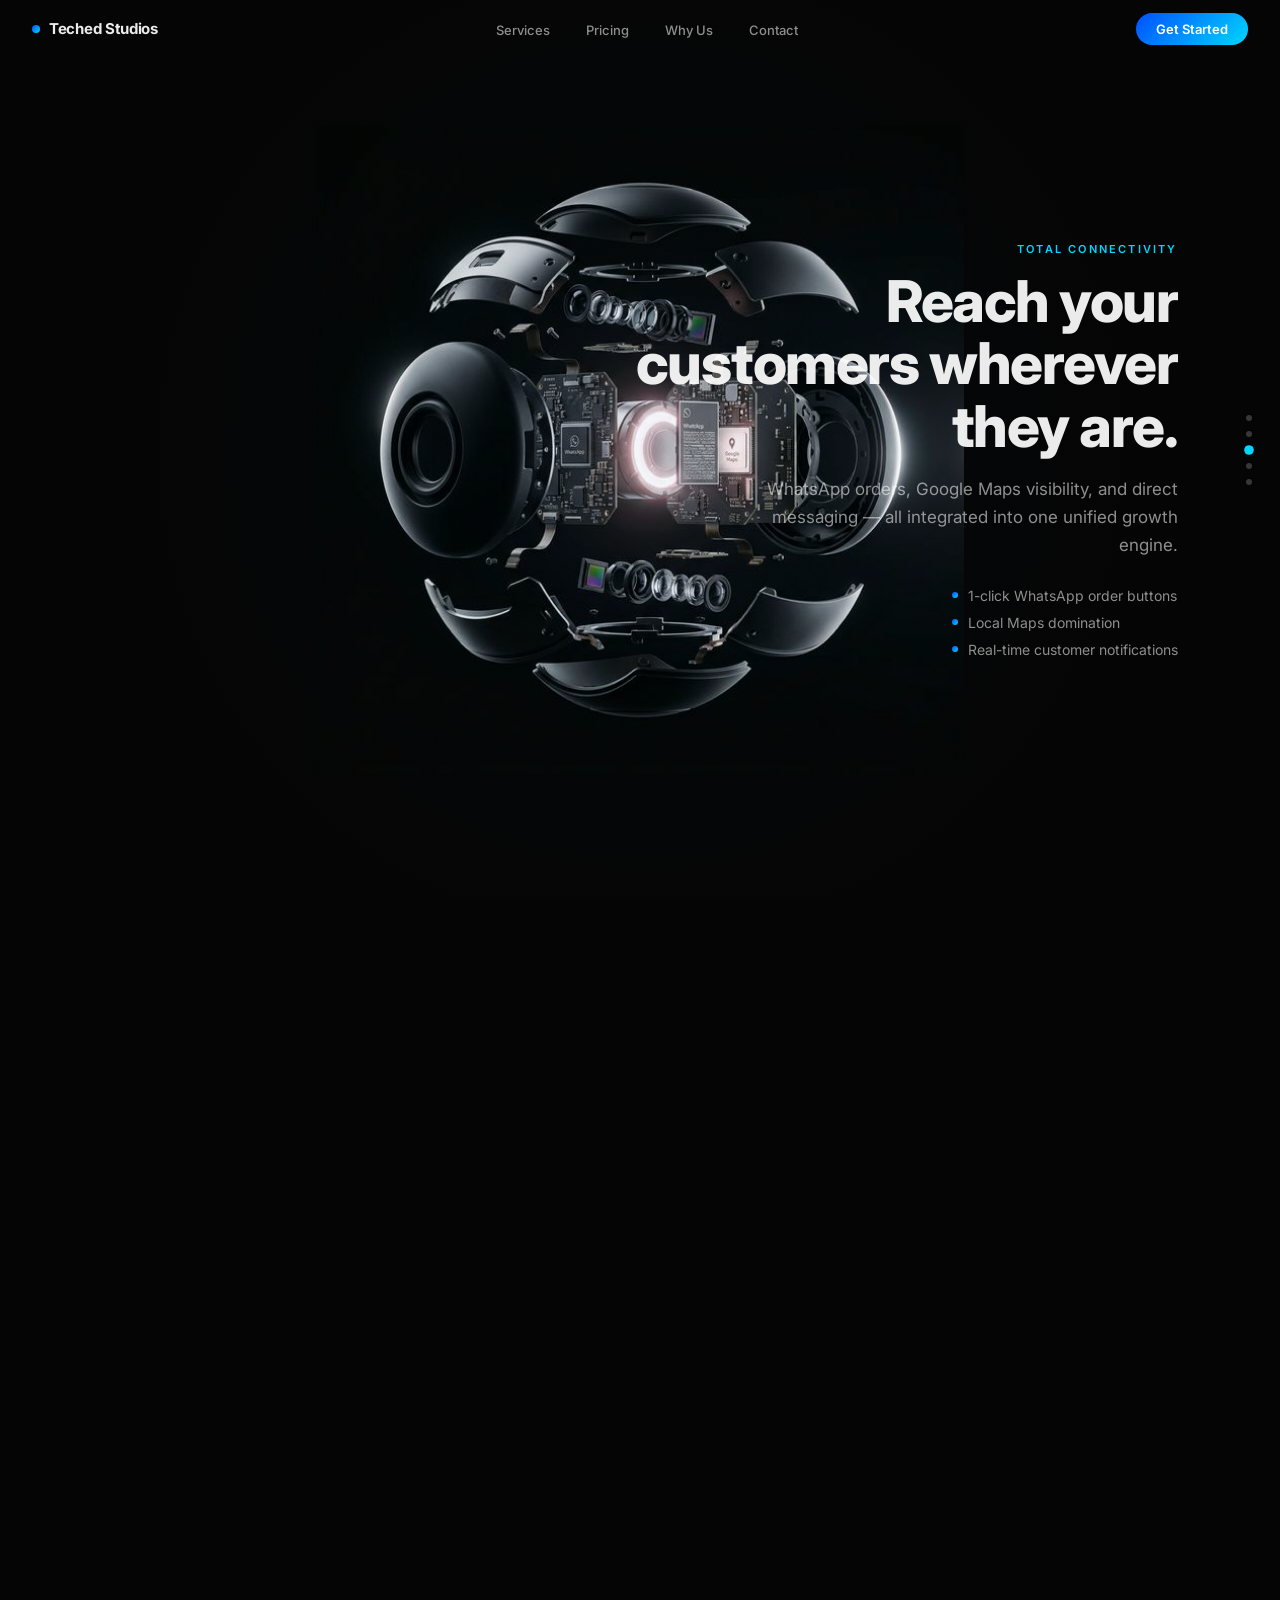
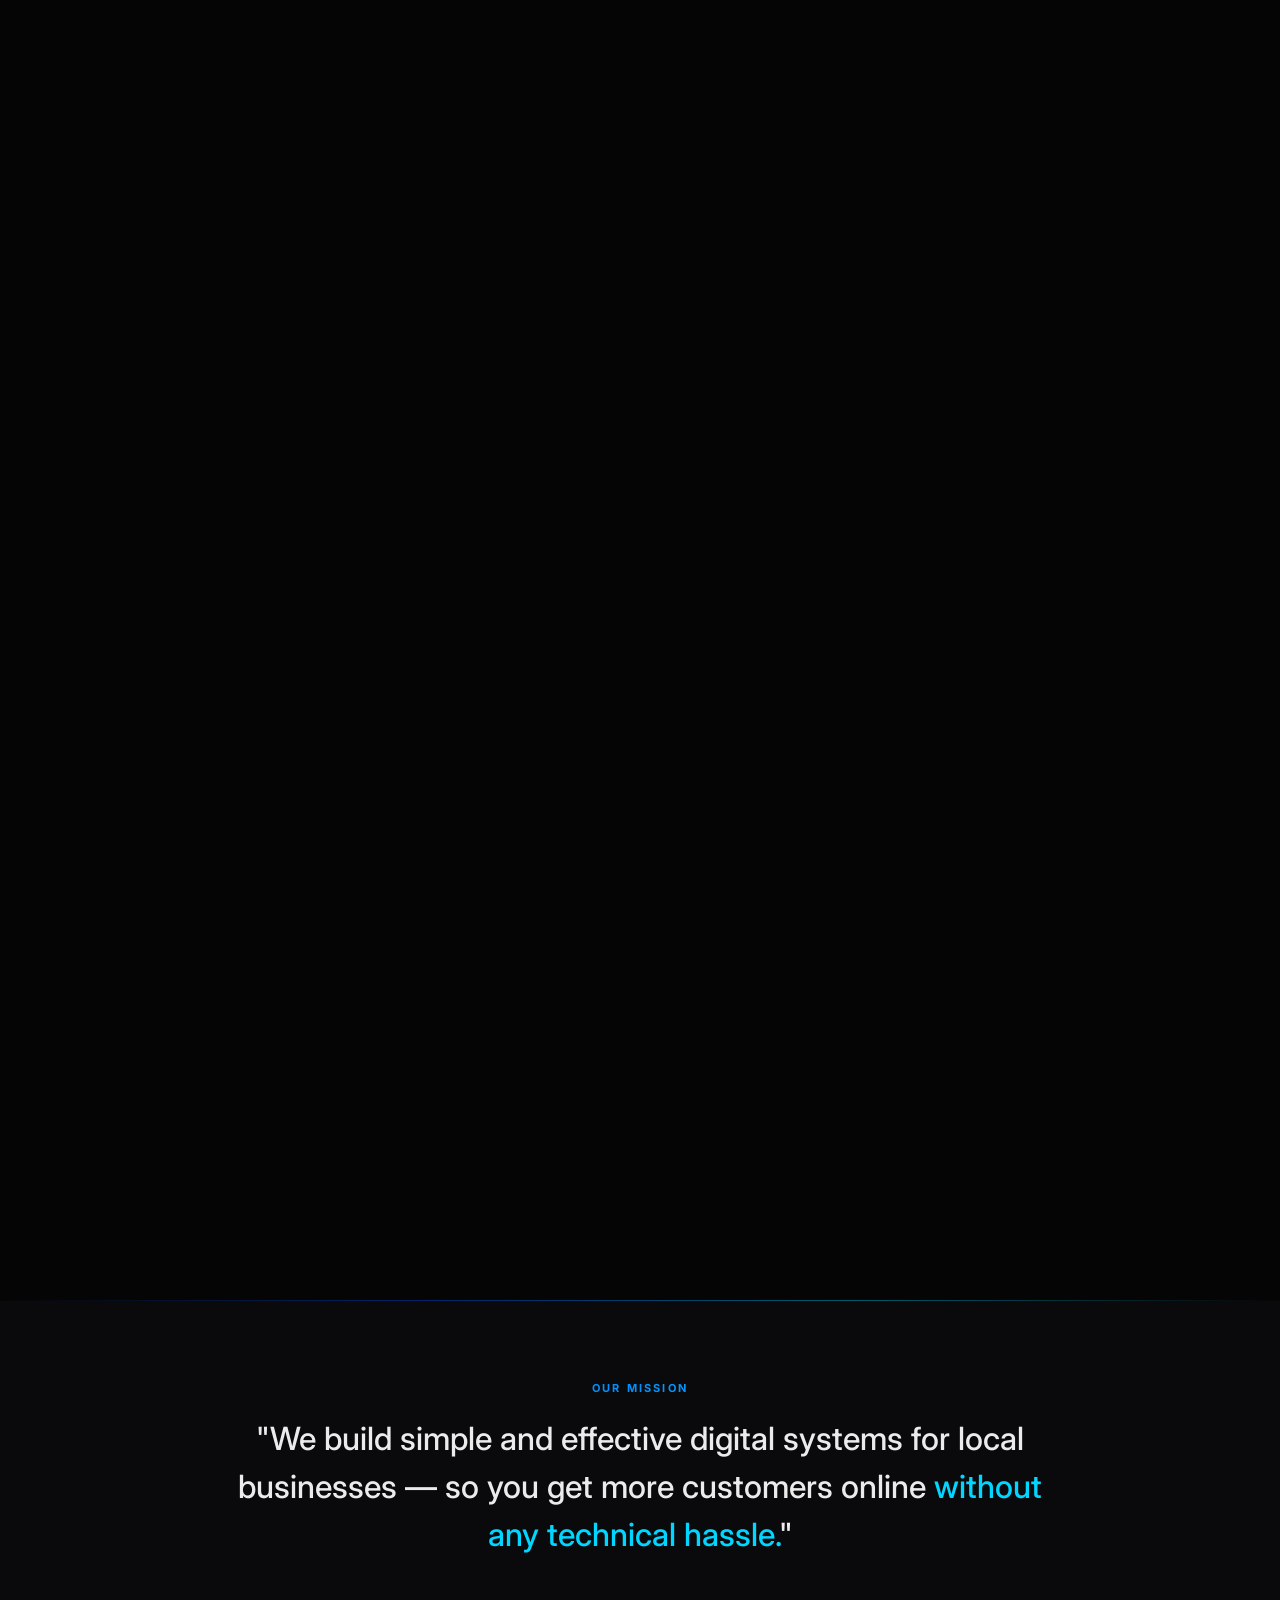
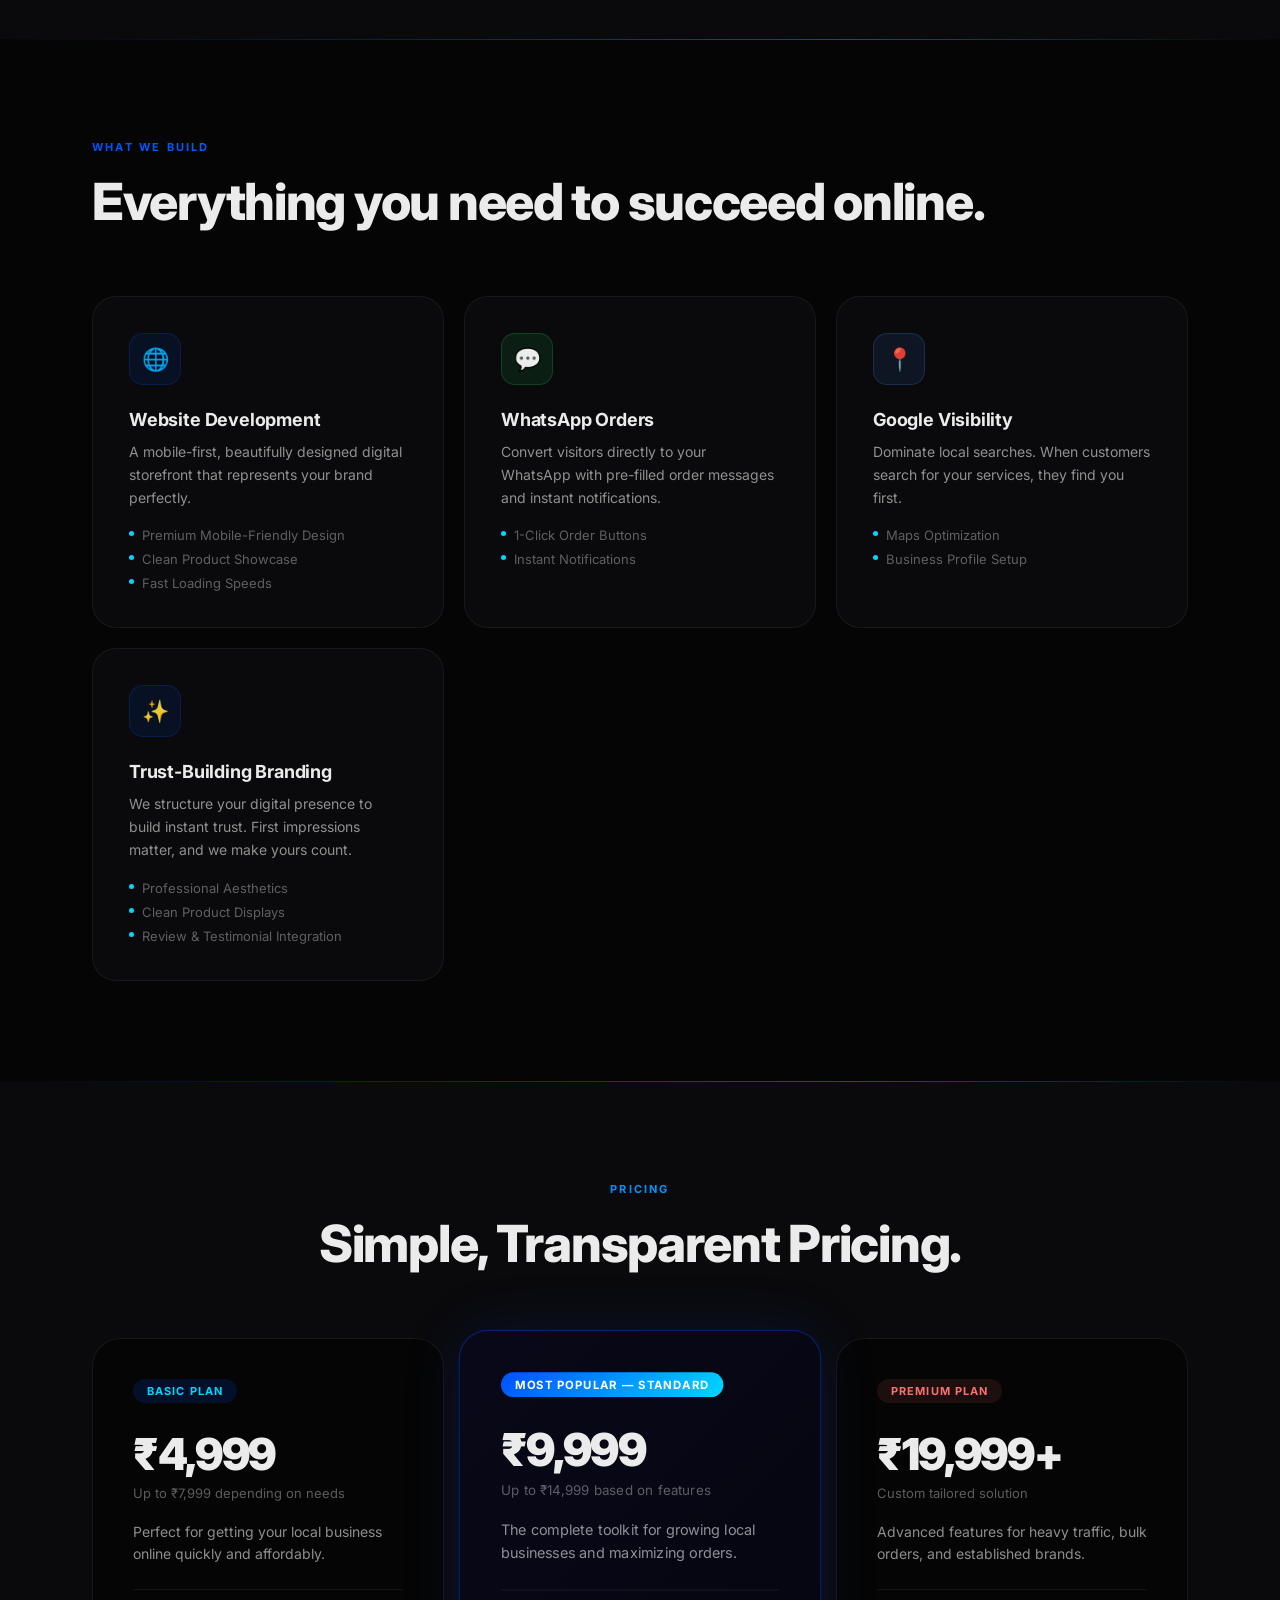
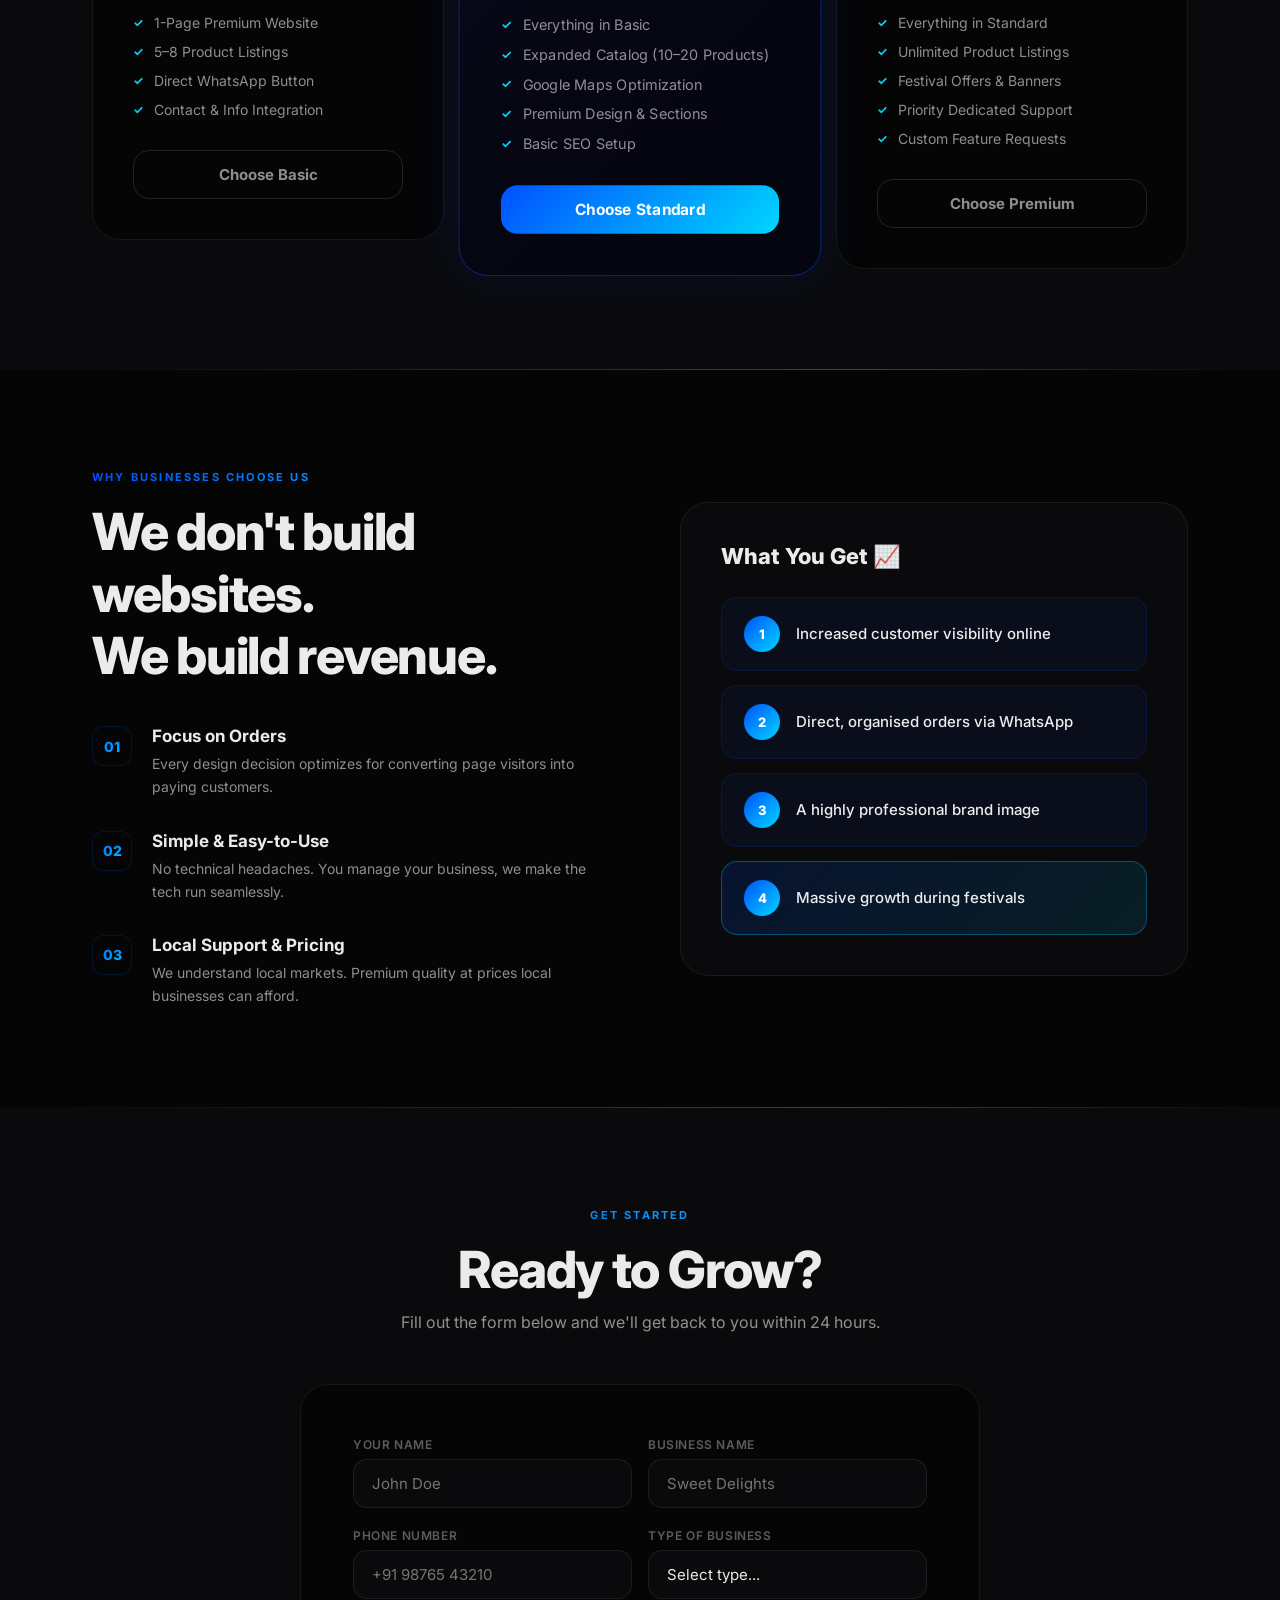
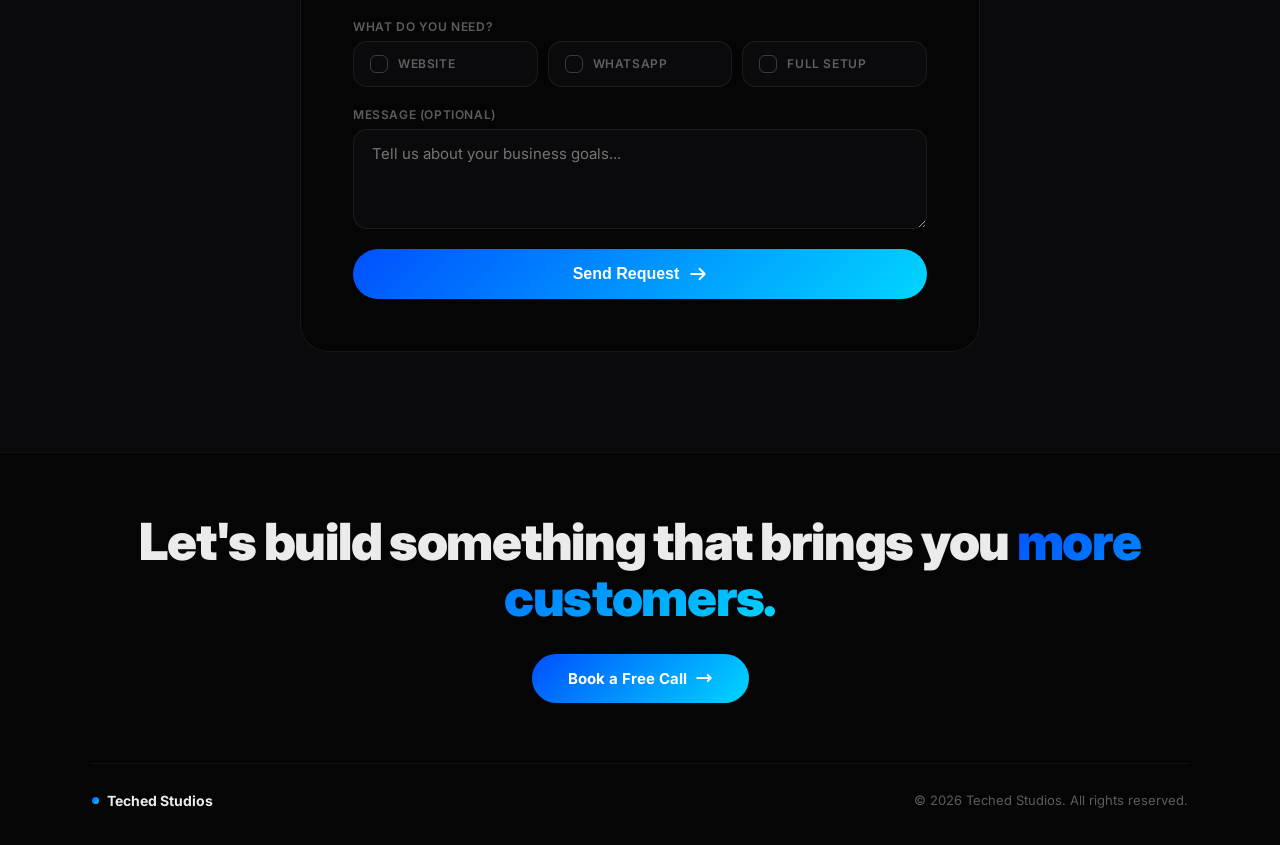
<file: roadtobilliondolars1-1.html>
<!DOCTYPE html>
<html lang="en">
<head>
  <meta charset="UTF-8" />
  <meta name="viewport" content="width=device-width, initial-scale=1.0" />
  <title>Teched Studios | Road to a Billion Dollars</title>
  <link rel="preconnect" href="https://fonts.googleapis.com" />
  <link rel="preconnect" href="https://fonts.gstatic.com" crossorigin />
  <link href="https://fonts.googleapis.com/css2?family=Inter:wght@300;400;500;600;700;800;900&display=swap" rel="stylesheet" />
  <style>
    *, *::before, *::after { box-sizing: border-box; margin: 0; padding: 0; }

    :root {
      --bg: #050505;
      --bg2: #0A0A0C;
      --accent-blue: #0050FF;
      --accent-cyan: #00D6FF;
      --text-primary: rgba(255,255,255,0.92);
      --text-secondary: rgba(255,255,255,0.55);
      --text-muted: rgba(255,255,255,0.35);
    }

    html { scroll-behavior: smooth; }

    body {
      font-family: 'Inter', -apple-system, BlinkMacSystemFont, sans-serif;
      background: var(--bg);
      color: var(--text-primary);
      overflow-x: hidden;
      -webkit-font-smoothing: antialiased;
    }

    /* ─── SCROLLBAR ─── */
    ::-webkit-scrollbar { width: 6px; }
    ::-webkit-scrollbar-track { background: #0a0a0a; }
    ::-webkit-scrollbar-thumb { background: #0050FF55; border-radius: 3px; }

    /* ─── NAVBAR ─── */
    #navbar {
      position: fixed; top: 0; left: 0; right: 0; z-index: 1000;
      height: 58px;
      display: flex; align-items: center; justify-content: space-between;
      padding: 0 32px;
      background: rgba(5,5,5,0);
      backdrop-filter: blur(0px);
      border-bottom: 1px solid rgba(255,255,255,0);
      transition: background 0.5s ease, backdrop-filter 0.5s ease, border-color 0.5s ease;
    }
    #navbar.scrolled {
      background: rgba(5,5,5,0.78);
      backdrop-filter: blur(24px) saturate(180%);
      border-color: rgba(255,255,255,0.06);
    }
    .nav-logo {
      font-size: 15px; font-weight: 700; letter-spacing: -0.02em;
      color: var(--text-primary); text-decoration: none;
      display: flex; align-items: center; gap: 9px;
    }
    .nav-logo-dot {
      width: 8px; height: 8px; border-radius: 50%;
      background: linear-gradient(135deg, var(--accent-blue), var(--accent-cyan));
    }
    .nav-links {
      display: flex; align-items: center; gap: 36px;
      list-style: none;
    }
    .nav-links a {
      font-size: 13px; font-weight: 500;
      color: var(--text-secondary); text-decoration: none;
      transition: color 0.2s;
    }
    .nav-links a:hover { color: var(--text-primary); }
    .nav-cta {
      font-size: 13px; font-weight: 600;
      padding: 8px 20px; border-radius: 100px;
      background: linear-gradient(135deg, var(--accent-blue), var(--accent-cyan));
      color: #fff; text-decoration: none;
      transition: opacity 0.2s, transform 0.2s;
      white-space: nowrap;
    }
    .nav-cta:hover { opacity: 0.85; transform: translateY(-1px); }
    @media(max-width:768px){
      .nav-links { display: none; }
      #navbar { padding: 0 20px; }
    }

    /* ─── SCROLLYTELLING SECTION ─── */
    #scrolly-section {
      position: relative;
      height: 500vh;
    }
    #scrolly-sticky {
      position: sticky; top: 0;
      width: 100%; height: 100vh;
      overflow: hidden;
      display: flex; align-items: center; justify-content: center;
    }

    /* ─── CANVAS ─── */
    #scrolly-canvas {
      position: absolute; inset: 0;
      width: 100%; height: 100%;
    }

    /* ─── RADIAL AMBIENT GLOW ─── */
    #glow-bg {
      position: absolute; inset: 0; pointer-events: none; z-index: 0;
      background: radial-gradient(ellipse 60% 50% at 50% 55%, rgba(0,80,255,0.07) 0%, transparent 70%);
    }

    /* ─── TEXT OVERLAYS ─── */
    .beat {
      position: absolute; inset: 0; z-index: 10;
      display: flex; flex-direction: column; justify-content: center;
      padding: 0 8vw;
      pointer-events: none;
      opacity: 0;
      transition: opacity 0.6s ease;
    }
    .beat.active { opacity: 1; }

    /* Beat 0 – HERO: centered */
    #beat-0 { align-items: center; text-align: center; }
    #beat-0 .eyebrow {
      font-size: 11px; font-weight: 600; letter-spacing: 0.2em;
      text-transform: uppercase;
      background: linear-gradient(90deg, var(--accent-blue), var(--accent-cyan));
      -webkit-background-clip: text; -webkit-text-fill-color: transparent;
      margin-bottom: 20px;
    }
    #beat-0 h1 {
      font-size: clamp(44px, 7vw, 96px);
      font-weight: 900; letter-spacing: -0.03em; line-height: 1.02;
      color: var(--text-primary); margin-bottom: 18px;
    }
    #beat-0 h1 span {
      background: linear-gradient(135deg, #fff 0%, var(--accent-cyan) 100%);
      -webkit-background-clip: text; -webkit-text-fill-color: transparent;
    }
    #beat-0 p {
      font-size: clamp(15px, 1.8vw, 20px); font-weight: 400;
      color: var(--text-secondary); max-width: 560px; line-height: 1.6;
    }
    #beat-0 .scroll-hint {
      margin-top: 52px;
      display: flex; flex-direction: column; align-items: center; gap: 8px;
      font-size: 11px; letter-spacing: 0.15em; text-transform: uppercase;
      color: var(--text-muted);
    }
    .scroll-line {
      width: 1px; height: 44px;
      background: linear-gradient(to bottom, var(--accent-cyan), transparent);
      animation: scrollPulse 2s ease-in-out infinite;
    }
    @keyframes scrollPulse {
      0%,100% { opacity: 0.3; transform: scaleY(1); }
      50% { opacity: 1; transform: scaleY(1.15); }
    }

    /* Beat 1 – left aligned */
    #beat-1, #beat-3 { align-items: flex-start; }
    /* Beat 2 – right aligned */
    #beat-2 { align-items: flex-end; text-align: right; }
    /* Beat 4 – centered CTA */
    #beat-4 { align-items: center; text-align: center; }

    .beat-eyebrow {
      font-size: 11px; font-weight: 600; letter-spacing: 0.2em;
      text-transform: uppercase; color: var(--accent-cyan);
      margin-bottom: 14px;
    }
    .beat h2 {
      font-size: clamp(28px, 4.5vw, 60px); font-weight: 800;
      letter-spacing: -0.025em; line-height: 1.08;
      color: var(--text-primary); max-width: 580px; margin-bottom: 18px;
    }
    .beat .beat-body {
      font-size: clamp(14px, 1.5vw, 17px); color: var(--text-secondary);
      max-width: 440px; line-height: 1.65; margin-bottom: 12px;
    }
    .beat-bullets {
      list-style: none; margin-top: 16px;
      display: flex; flex-direction: column; gap: 10px;
    }
    .beat-bullets li {
      font-size: 14px; color: var(--text-secondary);
      display: flex; align-items: flex-start; gap: 10px;
    }
    .beat-bullets li::before {
      content: '';
      flex-shrink: 0; width: 6px; height: 6px; border-radius: 50%;
      background: linear-gradient(135deg, var(--accent-blue), var(--accent-cyan));
      margin-top: 5px;
    }
    /* CTA beat */
    .cta-headline {
      font-size: clamp(32px, 5vw, 68px); font-weight: 900;
      letter-spacing: -0.03em; line-height: 1.05;
      color: var(--text-primary); margin-bottom: 16px;
    }
    .cta-headline span {
      background: linear-gradient(135deg, var(--accent-blue), var(--accent-cyan));
      -webkit-background-clip: text; -webkit-text-fill-color: transparent;
    }
    .cta-sub {
      font-size: clamp(14px, 1.5vw, 18px); color: var(--text-secondary);
      margin-bottom: 36px; max-width: 480px; line-height: 1.6;
    }
    .cta-btns { display: flex; gap: 14px; flex-wrap: wrap; justify-content: center; }
    .btn-primary {
      display: inline-flex; align-items: center; gap: 8px;
      padding: 15px 36px; border-radius: 100px;
      background: linear-gradient(135deg, var(--accent-blue), var(--accent-cyan));
      color: #fff; font-size: 15px; font-weight: 700; text-decoration: none;
      pointer-events: all;
      transition: opacity 0.2s, transform 0.2s, box-shadow 0.3s;
      box-shadow: 0 0 0 0 rgba(0,214,255,0);
    }
    .btn-primary:hover {
      opacity: 0.9; transform: translateY(-2px);
      box-shadow: 0 0 32px rgba(0,214,255,0.25);
    }
    .btn-secondary {
      display: inline-flex; align-items: center;
      padding: 15px 30px; border-radius: 100px;
      border: 1px solid rgba(255,255,255,0.12);
      color: var(--text-secondary); font-size: 15px; font-weight: 500; text-decoration: none;
      pointer-events: all;
      transition: border-color 0.2s, color 0.2s, transform 0.2s;
    }
    .btn-secondary:hover { border-color: rgba(255,255,255,0.28); color: var(--text-primary); transform: translateY(-2px); }

    /* Progress dots */
    #progress-dots {
      position: fixed; right: 28px; top: 50%; transform: translateY(-50%);
      z-index: 100; display: flex; flex-direction: column; gap: 10px;
    }
    .p-dot {
      width: 6px; height: 6px; border-radius: 50%;
      background: rgba(255,255,255,0.2);
      transition: background 0.3s, transform 0.3s;
    }
    .p-dot.active {
      background: var(--accent-cyan);
      transform: scale(1.6);
    }

    /* ─── STATIC SECTIONS (after scrolly) ─── */
    .site-section {
      background: var(--bg); padding: 100px 0;
    }
    .container { max-width: 1160px; margin: 0 auto; padding: 0 32px; }

    /* Divider */
    .gradient-divider {
      height: 1px;
      background: linear-gradient(90deg, transparent, rgba(0,80,255,0.4), rgba(0,214,255,0.4), transparent);
      margin: 0;
    }

    /* ── MISSION BAR ── */
    #mission {
      background: var(--bg2);
      padding: 80px 32px;
      text-align: center;
    }
    #mission .mission-label {
      font-size: 11px; font-weight: 700;
      letter-spacing: 0.2em; text-transform: uppercase;
      background: linear-gradient(90deg, var(--accent-blue), var(--accent-cyan));
      -webkit-background-clip: text; -webkit-text-fill-color: transparent;
      margin-bottom: 20px; display: block;
    }
    #mission p {
      font-size: clamp(18px, 2.8vw, 32px); font-weight: 500;
      color: var(--text-primary); max-width: 820px; margin: 0 auto; line-height: 1.5;
    }
    #mission span { color: var(--accent-cyan); }

    /* ── SERVICES ── */
    #services { background: var(--bg); padding: 100px 0; }
    .section-header { margin-bottom: 64px; }
    .section-label {
      font-size: 11px; font-weight: 700; letter-spacing: 0.2em; text-transform: uppercase;
      background: linear-gradient(90deg, var(--accent-blue), var(--accent-cyan));
      -webkit-background-clip: text; -webkit-text-fill-color: transparent;
      display: block; margin-bottom: 16px;
    }
    .section-title {
      font-size: clamp(28px, 4vw, 52px); font-weight: 800;
      letter-spacing: -0.025em; color: var(--text-primary);
    }
    .services-grid {
      display: grid; grid-template-columns: repeat(auto-fill, minmax(280px, 1fr));
      gap: 20px;
    }
    .service-card {
      background: var(--bg2); border: 1px solid rgba(255,255,255,0.06);
      border-radius: 24px; padding: 36px;
      transition: border-color 0.3s, transform 0.3s, box-shadow 0.3s;
    }
    .service-card:hover {
      border-color: rgba(0,80,255,0.35);
      transform: translateY(-4px);
      box-shadow: 0 20px 60px rgba(0,80,255,0.08);
    }
    .service-icon {
      width: 52px; height: 52px; border-radius: 14px;
      background: rgba(0,80,255,0.1);
      border: 1px solid rgba(0,80,255,0.2);
      display: flex; align-items: center; justify-content: center;
      margin-bottom: 24px;
      font-size: 22px;
    }
    .service-card h3 {
      font-size: 18px; font-weight: 700; color: var(--text-primary);
      margin-bottom: 10px; letter-spacing: -0.01em;
    }
    .service-card p { font-size: 14px; color: var(--text-secondary); line-height: 1.65; }
    .service-features { list-style: none; margin-top: 18px; display: flex; flex-direction: column; gap: 8px; }
    .service-features li { font-size: 13px; color: var(--text-muted); display: flex; gap: 8px; align-items: flex-start; }
    .service-features li::before {
      content: '';
      flex-shrink: 0; width: 5px; height: 5px; border-radius: 50%;
      background: var(--accent-cyan); margin-top: 4px;
    }

    /* ── PRICING ── */
    #pricing { background: var(--bg2); padding: 100px 0; }
    .pricing-grid {
      display: grid; grid-template-columns: repeat(3,1fr);
      gap: 20px; align-items: start;
    }
    @media(max-width: 900px){ .pricing-grid { grid-template-columns: 1fr; } }
    .pricing-card {
      background: var(--bg); border: 1px solid rgba(255,255,255,0.07);
      border-radius: 28px; padding: 40px;
      transition: border-color 0.3s, transform 0.3s;
    }
    .pricing-card:hover { border-color: rgba(0,80,255,0.3); transform: translateY(-4px); }
    .pricing-card.featured {
      border-color: rgba(0,80,255,0.4);
      background: linear-gradient(135deg, #080818, #05050F);
      transform: scale(1.03);
      box-shadow: 0 0 60px rgba(0,80,255,0.12);
    }
    .pricing-card.featured:hover { transform: scale(1.03) translateY(-4px); }
    .plan-badge {
      display: inline-block; padding: 5px 14px; border-radius: 100px;
      font-size: 11px; font-weight: 700; letter-spacing: 0.1em; text-transform: uppercase;
      background: rgba(0,80,255,0.15); color: var(--accent-cyan);
      margin-bottom: 24px;
    }
    .plan-badge.popular {
      background: linear-gradient(135deg, var(--accent-blue), var(--accent-cyan));
      color: #fff;
    }
    .plan-price {
      font-size: 44px; font-weight: 900; letter-spacing: -0.03em;
      color: var(--text-primary); margin-bottom: 4px;
    }
    .plan-note { font-size: 13px; color: var(--text-muted); margin-bottom: 20px; }
    .plan-desc { font-size: 14px; color: var(--text-secondary); line-height: 1.6; padding-bottom: 24px; border-bottom: 1px solid rgba(255,255,255,0.06); margin-bottom: 24px; }
    .plan-features { list-style: none; display: flex; flex-direction: column; gap: 12px; margin-bottom: 32px; }
    .plan-features li { font-size: 14px; color: var(--text-secondary); display: flex; gap: 10px; align-items: flex-start; }
    .plan-features li::before {
      content: '✓'; color: var(--accent-cyan); font-weight: 700; font-size: 12px;
      flex-shrink: 0; margin-top: 1px;
    }
    .plan-btn {
      display: block; width: 100%; text-align: center;
      padding: 14px; border-radius: 16px; font-weight: 700; font-size: 15px;
      text-decoration: none; transition: all 0.2s;
    }
    .plan-btn.outline {
      border: 1px solid rgba(255,255,255,0.12); color: var(--text-secondary);
    }
    .plan-btn.outline:hover { border-color: rgba(0,80,255,0.4); color: var(--text-primary); }
    .plan-btn.filled {
      background: linear-gradient(135deg, var(--accent-blue), var(--accent-cyan));
      color: #fff;
    }
    .plan-btn.filled:hover { opacity: 0.88; transform: translateY(-1px); }

    /* ── WHY US ── */
    #why-us { background: var(--bg); padding: 100px 0; }
    .why-grid { display: grid; grid-template-columns: 1fr 1fr; gap: 80px; align-items: center; }
    @media(max-width: 800px){ .why-grid { grid-template-columns: 1fr; gap: 40px; } }
    .why-reasons { display: flex; flex-direction: column; gap: 32px; }
    .why-item { display: flex; gap: 20px; align-items: flex-start; }
    .why-num {
      width: 40px; height: 40px; border-radius: 12px; flex-shrink: 0;
      background: rgba(0,80,255,0.1); border: 1px solid rgba(0,80,255,0.2);
      display: flex; align-items: center; justify-content: center;
      font-weight: 800; font-size: 14px;
      background: linear-gradient(135deg, var(--accent-blue), var(--accent-cyan));
      -webkit-background-clip: text; -webkit-text-fill-color: transparent;
      border-color: rgba(0,80,255,0.2);
    }
    .why-item h4 { font-size: 17px; font-weight: 700; color: var(--text-primary); margin-bottom: 6px; }
    .why-item p { font-size: 14px; color: var(--text-secondary); line-height: 1.65; }
    .why-card {
      background: var(--bg2); border: 1px solid rgba(255,255,255,0.07);
      border-radius: 28px; padding: 40px;
    }
    .why-card h3 { font-size: 22px; font-weight: 800; margin-bottom: 28px; color: var(--text-primary); }
    .result-items { display: flex; flex-direction: column; gap: 14px; }
    .result-item {
      background: rgba(0,80,255,0.06); border: 1px solid rgba(0,80,255,0.15);
      border-radius: 16px; padding: 18px 22px;
      display: flex; align-items: center; gap: 16px;
    }
    .result-num {
      width: 36px; height: 36px; border-radius: 50%; flex-shrink: 0;
      background: linear-gradient(135deg, var(--accent-blue), var(--accent-cyan));
      display: flex; align-items: center; justify-content: center;
      font-weight: 800; font-size: 13px; color: #fff;
    }
    .result-item span { font-size: 15px; font-weight: 500; color: var(--text-primary); }

    /* ── CONTACT ── */
    #contact { background: var(--bg2); padding: 100px 0; }
    .contact-wrapper { max-width: 680px; margin: 0 auto; }
    .contact-card {
      background: var(--bg); border: 1px solid rgba(255,255,255,0.07);
      border-radius: 28px; padding: 52px;
    }
    @media(max-width: 600px){ .contact-card { padding: 28px 20px; } }
    .form-row { display: grid; grid-template-columns: 1fr 1fr; gap: 16px; }
    @media(max-width: 600px){ .form-row { grid-template-columns: 1fr; } }
    .form-group { display: flex; flex-direction: column; gap: 7px; }
    .form-group label { font-size: 12px; font-weight: 600; color: var(--text-muted); letter-spacing: 0.05em; text-transform: uppercase; }
    .form-group input, .form-group select, .form-group textarea {
      padding: 14px 18px; border-radius: 14px;
      background: var(--bg2); border: 1px solid rgba(255,255,255,0.08);
      color: var(--text-primary); font-size: 15px; font-family: inherit;
      outline: none; appearance: none;
      transition: border-color 0.2s, box-shadow 0.2s;
    }
    .form-group input:focus, .form-group select:focus, .form-group textarea:focus {
      border-color: var(--accent-blue);
      box-shadow: 0 0 0 3px rgba(0,80,255,0.12);
    }
    .form-group textarea { resize: vertical; min-height: 100px; }
    .checkbox-group { display: grid; grid-template-columns: repeat(3,1fr); gap: 10px; }
    @media(max-width: 500px){ .checkbox-group { grid-template-columns: 1fr; } }
    .check-label {
      cursor: pointer;
      display: flex; align-items: center; gap: 10px;
      padding: 13px 16px; border-radius: 14px;
      border: 1px solid rgba(255,255,255,0.08);
      background: var(--bg2); font-size: 14px; color: var(--text-secondary);
      transition: border-color 0.2s, background 0.2s;
    }
    .check-label:hover { border-color: rgba(0,80,255,0.3); }
    .check-label input { display: none; }
    .check-label input:checked ~ span { color: var(--text-primary); }
    .check-label input:checked + .check-box { background: linear-gradient(135deg, var(--accent-blue), var(--accent-cyan)); border-color: transparent; }
    .check-label.checked { border-color: rgba(0,80,255,0.4); background: rgba(0,80,255,0.06); }
    .check-box {
      width: 18px; height: 18px; border-radius: 6px; flex-shrink: 0;
      border: 1.5px solid rgba(255,255,255,0.2);
      display: flex; align-items: center; justify-content: center;
      transition: all 0.2s;
    }
    .check-box svg { display: none; }
    .submit-btn {
      width: 100%; padding: 16px; border-radius: 100px;
      background: linear-gradient(135deg, var(--accent-blue), var(--accent-cyan));
      color: #fff; font-size: 16px; font-weight: 700; border: none; cursor: pointer;
      display: flex; align-items: center; justify-content: center; gap: 10px;
      transition: opacity 0.2s, transform 0.2s;
    }
    .submit-btn:hover { opacity: 0.88; transform: translateY(-2px); }
    .form-spacer { height: 20px; }

    /* ── FOOTER ── */
    #footer {
      background: var(--bg); padding: 60px 0 36px;
      border-top: 1px solid rgba(255,255,255,0.05);
      text-align: center;
    }
    .footer-cta-text {
      font-size: clamp(24px, 4vw, 52px);
      font-weight: 900; letter-spacing: -0.025em; line-height: 1.1;
      color: var(--text-primary); margin-bottom: 28px;
    }
    .footer-cta-text span {
      background: linear-gradient(135deg, var(--accent-blue), var(--accent-cyan));
      -webkit-background-clip: text; -webkit-text-fill-color: transparent;
    }
    .footer-bottom {
      margin-top: 60px; padding-top: 28px;
      border-top: 1px solid rgba(255,255,255,0.05);
      display: flex; justify-content: space-between; align-items: center;
      flex-wrap: wrap; gap: 12px;
    }
    .footer-brand { display: flex; align-items: center; gap: 8px; }
    .footer-brand-dot {
      width: 7px; height: 7px; border-radius: 50%;
      background: linear-gradient(135deg, var(--accent-blue), var(--accent-cyan));
    }
    .footer-brand span { font-size: 14px; font-weight: 700; color: var(--text-primary); }
    .footer-copy { font-size: 13px; color: var(--text-muted); }

    /* SECTION REVEAL ANIMATION */
    .reveal {
      opacity: 0; transform: translateY(30px);
      transition: opacity 0.8s ease, transform 0.8s ease;
    }
    .reveal.visible { opacity: 1; transform: translateY(0); }
  </style>
</head>
<body>

  <!-- ─── NAVBAR ─── -->
  <nav id="navbar">
    <a class="nav-logo" href="#">
      <div class="nav-logo-dot"></div>
      Teched Studios
    </a>
    <ul class="nav-links">
      <li><a href="#services">Services</a></li>
      <li><a href="#pricing">Pricing</a></li>
      <li><a href="#why-us">Why Us</a></li>
      <li><a href="#contact">Contact</a></li>
    </ul>
    <a class="nav-cta" href="#contact">Get Started</a>
  </nav>

  <!-- ─── PROGRESS DOTS ─── -->
  <div id="progress-dots">
    <div class="p-dot active" data-beat="0"></div>
    <div class="p-dot" data-beat="1"></div>
    <div class="p-dot" data-beat="2"></div>
    <div class="p-dot" data-beat="3"></div>
    <div class="p-dot" data-beat="4"></div>
  </div>

  <!-- ─── SCROLLYTELLING ─── -->
  <section id="scrolly-section">
    <div id="scrolly-sticky">
      <div id="glow-bg"></div>
      <canvas id="scrolly-canvas"></canvas>

      <!-- Beat 0: Hero -->
      <div class="beat active" id="beat-0">
        <p class="eyebrow">Road to a Billion Dollars</p>
        <h1>Teched Studios<br/><span>Growth System.</span></h1>
        <p>We build simple, automated digital systems that bring local shops, restaurants, and stores more customers — and more revenue every single day.</p>
        <div class="scroll-hint">
          <div class="scroll-line"></div>
          <span>Scroll to Explore</span>
        </div>
      </div>

      <!-- Beat 1: Engineering -->
      <div class="beat" id="beat-1">
        <p class="beat-eyebrow">The System</p>
        <h2>Precision-engineered for local growth.</h2>
        <p class="beat-body">Custom digital infrastructure built from the ground up — so you capture customers online without any technical overhead.</p>
        <ul class="beat-bullets">
          <li>Mobile-first, blazing-fast storefronts</li>
          <li>Seamless product showcases</li>
          <li>Direct-to-customer order pathways</li>
        </ul>
      </div>

      <!-- Beat 2: Connectivity -->
      <div class="beat" id="beat-2">
        <p class="beat-eyebrow">Total Connectivity</p>
        <h2>Reach your customers wherever they are.</h2>
        <p class="beat-body">WhatsApp orders, Google Maps visibility, and direct messaging — all integrated into one unified growth engine.</p>
        <ul class="beat-bullets">
          <li>1-click WhatsApp order buttons</li>
          <li>Local Maps domination</li>
          <li>Real-time customer notifications</li>
        </ul>
      </div>

      <!-- Beat 3: Intelligence -->
      <div class="beat" id="beat-3">
        <p class="beat-eyebrow">Automatic Revenue Growth</p>
        <h2>Your business brains, always working.</h2>
        <p class="beat-body">Trust-building branding, SEO foundations, and conversion-optimized layouts that turn visitors into paying customers while you sleep.</p>
        <ul class="beat-bullets">
          <li>Professional brand identity</li>
          <li>Festival campaigns &amp; promotions</li>
          <li>Review &amp; testimonial integration</li>
        </ul>
      </div>

      <!-- Beat 4: CTA -->
      <div class="beat" id="beat-4">
        <p class="cta-headline">Your business,<br/><span>perfected online.</span></p>
        <p class="cta-sub">Teched Studios. Designed to grow local businesses into revenue machines — fast, simple, beautifully.</p>
        <div class="cta-btns">
          <a href="#pricing" class="btn-primary">
            View Our Plans
            <svg width="16" height="16" fill="none" stroke="currentColor" viewBox="0 0 24 24"><path stroke-linecap="round" stroke-linejoin="round" stroke-width="2.5" d="M17 8l4 4m0 0l-4 4m4-4H3"/></svg>
          </a>
          <a href="#contact" class="btn-secondary">Get a Free Demo</a>
        </div>
      </div>
    </div>
  </section>

  <div class="gradient-divider"></div>

  <!-- ─── MISSION ─── -->
  <div id="mission">
    <span class="mission-label">Our Mission</span>
    <p>"We build simple and effective digital systems for local businesses — so you get more customers online <span>without any technical hassle.</span>"</p>
  </div>

  <div class="gradient-divider"></div>

  <!-- ─── SERVICES ─── -->
  <section id="services" class="site-section">
    <div class="container">
      <div class="section-header reveal">
        <span class="section-label">What We Build</span>
        <h2 class="section-title">Everything you need to succeed online.</h2>
      </div>
      <div class="services-grid reveal">
        <div class="service-card">
          <div class="service-icon">🌐</div>
          <h3>Website Development</h3>
          <p>A mobile-first, beautifully designed digital storefront that represents your brand perfectly.</p>
          <ul class="service-features">
            <li>Premium Mobile-Friendly Design</li>
            <li>Clean Product Showcase</li>
            <li>Fast Loading Speeds</li>
          </ul>
        </div>
        <div class="service-card">
          <div class="service-icon" style="background:rgba(37,211,102,0.1);border-color:rgba(37,211,102,0.2)">💬</div>
          <h3>WhatsApp Orders</h3>
          <p>Convert visitors directly to your WhatsApp with pre-filled order messages and instant notifications.</p>
          <ul class="service-features">
            <li>1-Click Order Buttons</li>
            <li>Instant Notifications</li>
          </ul>
        </div>
        <div class="service-card">
          <div class="service-icon" style="background:rgba(66,133,244,0.1);border-color:rgba(66,133,244,0.2)">📍</div>
          <h3>Google Visibility</h3>
          <p>Dominate local searches. When customers search for your services, they find you first.</p>
          <ul class="service-features">
            <li>Maps Optimization</li>
            <li>Business Profile Setup</li>
          </ul>
        </div>
        <div class="service-card">
          <div class="service-icon">✨</div>
          <h3>Trust-Building Branding</h3>
          <p>We structure your digital presence to build instant trust. First impressions matter, and we make yours count.</p>
          <ul class="service-features">
            <li>Professional Aesthetics</li>
            <li>Clean Product Displays</li>
            <li>Review &amp; Testimonial Integration</li>
          </ul>
        </div>
      </div>
    </div>
  </section>

  <div class="gradient-divider"></div>

  <!-- ─── PRICING ─── -->
  <section id="pricing" class="site-section" style="background:var(--bg2)">
    <div class="container">
      <div class="section-header reveal" style="text-align:center">
        <span class="section-label">Pricing</span>
        <h2 class="section-title">Simple, Transparent Pricing.</h2>
      </div>
      <div class="pricing-grid reveal">
        <div class="pricing-card">
          <div class="plan-badge">Basic Plan</div>
          <div class="plan-price">₹4,999</div>
          <div class="plan-note">Up to ₹7,999 depending on needs</div>
          <div class="plan-desc">Perfect for getting your local business online quickly and affordably.</div>
          <ul class="plan-features">
            <li>1-Page Premium Website</li>
            <li>5–8 Product Listings</li>
            <li>Direct WhatsApp Button</li>
            <li>Contact &amp; Info Integration</li>
          </ul>
          <a href="#contact" class="plan-btn outline">Choose Basic</a>
        </div>
        <div class="pricing-card featured">
          <div class="plan-badge popular">Most Popular — Standard</div>
          <div class="plan-price">₹9,999</div>
          <div class="plan-note">Up to ₹14,999 based on features</div>
          <div class="plan-desc">The complete toolkit for growing local businesses and maximizing orders.</div>
          <ul class="plan-features">
            <li>Everything in Basic</li>
            <li>Expanded Catalog (10–20 Products)</li>
            <li>Google Maps Optimization</li>
            <li>Premium Design &amp; Sections</li>
            <li>Basic SEO Setup</li>
          </ul>
          <a href="#contact" class="plan-btn filled">Choose Standard</a>
        </div>
        <div class="pricing-card">
          <div class="plan-badge" style="color:#f87171;background:rgba(248,113,113,0.1)">Premium Plan</div>
          <div class="plan-price">₹19,999+</div>
          <div class="plan-note">Custom tailored solution</div>
          <div class="plan-desc">Advanced features for heavy traffic, bulk orders, and established brands.</div>
          <ul class="plan-features">
            <li>Everything in Standard</li>
            <li>Unlimited Product Listings</li>
            <li>Festival Offers &amp; Banners</li>
            <li>Priority Dedicated Support</li>
            <li>Custom Feature Requests</li>
          </ul>
          <a href="#contact" class="plan-btn outline">Choose Premium</a>
        </div>
      </div>
    </div>
  </section>

  <div class="gradient-divider"></div>

  <!-- ─── WHY US ─── -->
  <section id="why-us" class="site-section">
    <div class="container">
      <div class="why-grid">
        <div class="reveal">
          <span class="section-label">Why Businesses Choose Us</span>
          <h2 class="section-title" style="margin-bottom:40px">We don't build websites.<br/>We build revenue.</h2>
          <div class="why-reasons">
            <div class="why-item">
              <div class="why-num">01</div>
              <div>
                <h4>Focus on Orders</h4>
                <p>Every design decision optimizes for converting page visitors into paying customers.</p>
              </div>
            </div>
            <div class="why-item">
              <div class="why-num">02</div>
              <div>
                <h4>Simple &amp; Easy-to-Use</h4>
                <p>No technical headaches. You manage your business, we make the tech run seamlessly.</p>
              </div>
            </div>
            <div class="why-item">
              <div class="why-num">03</div>
              <div>
                <h4>Local Support &amp; Pricing</h4>
                <p>We understand local markets. Premium quality at prices local businesses can afford.</p>
              </div>
            </div>
          </div>
        </div>
        <div class="reveal">
          <div class="why-card">
            <h3>What You Get 📈</h3>
            <div class="result-items">
              <div class="result-item"><div class="result-num">1</div><span>Increased customer visibility online</span></div>
              <div class="result-item"><div class="result-num">2</div><span>Direct, organised orders via WhatsApp</span></div>
              <div class="result-item"><div class="result-num">3</div><span>A highly professional brand image</span></div>
              <div class="result-item" style="background:linear-gradient(135deg,rgba(0,80,255,0.15),rgba(0,214,255,0.1));border-color:rgba(0,214,255,0.3)">
                <div class="result-num">4</div><span>Massive growth during festivals</span>
              </div>
            </div>
          </div>
        </div>
      </div>
    </div>
  </section>

  <div class="gradient-divider"></div>

  <!-- ─── CONTACT ─── -->
  <section id="contact" class="site-section" style="background:var(--bg2)">
    <div class="container">
      <div class="reveal" style="text-align:center;margin-bottom:52px">
        <span class="section-label">Get Started</span>
        <h2 class="section-title">Ready to Grow?</h2>
        <p style="color:var(--text-secondary);margin-top:12px;font-size:16px">Fill out the form below and we'll get back to you within 24 hours.</p>
      </div>
      <div class="contact-wrapper reveal">
        <div class="contact-card">
          <form id="contactForm">
            <div class="form-row">
              <div class="form-group">
                <label>Your Name</label>
                <input type="text" id="Name" required placeholder="John Doe" />
              </div>
              <div class="form-group">
                <label>Business Name</label>
                <input type="text" id="Business_Name" required placeholder="Sweet Delights" />
              </div>
            </div>
            <div class="form-spacer"></div>
            <div class="form-row">
              <div class="form-group">
                <label>Phone Number</label>
                <input type="tel" id="Phone_Number" required placeholder="+91 98765 43210" />
              </div>
              <div class="form-group">
                <label>Type of Business</label>
                <select id="Business_Type" required>
                  <option value="" disabled selected>Select type...</option>
                  <option>Restaurant / Cafe</option>
                  <option>Sweet Shop / Bakery</option>
                  <option>Retail Store</option>
                  <option>Local Service Provider</option>
                  <option>Other</option>
                </select>
              </div>
            </div>
            <div class="form-spacer"></div>
            <div class="form-group">
              <label>What do you need?</label>
              <div class="checkbox-group">
                <label class="check-label" id="chk-website">
                  <div class="check-box">
                    <svg width="10" height="10" viewBox="0 0 12 12" fill="currentColor"><path d="M1 6l4 4L11 2"/></svg>
                  </div>
                  <input type="checkbox" value="Website" />
                  <span>Website</span>
                </label>
                <label class="check-label" id="chk-wa">
                  <div class="check-box">
                    <svg width="10" height="10" viewBox="0 0 12 12" fill="currentColor"><path d="M1 6l4 4L11 2"/></svg>
                  </div>
                  <input type="checkbox" value="WhatsApp Orders" />
                  <span>WhatsApp</span>
                </label>
                <label class="check-label" id="chk-full">
                  <div class="check-box">
                    <svg width="10" height="10" viewBox="0 0 12 12" fill="currentColor"><path d="M1 6l4 4L11 2"/></svg>
                  </div>
                  <input type="checkbox" value="Full Setup" />
                  <span>Full Setup</span>
                </label>
              </div>
            </div>
            <div class="form-spacer"></div>
            <div class="form-group">
              <label>Message (Optional)</label>
              <textarea id="Message" rows="3" placeholder="Tell us about your business goals..."></textarea>
            </div>
            <div class="form-spacer"></div>
            <button type="submit" class="submit-btn">
              Send Request
              <svg width="18" height="18" fill="none" stroke="currentColor" viewBox="0 0 24 24"><path stroke-linecap="round" stroke-linejoin="round" stroke-width="2.5" d="M14 5l7 7m0 0l-7 7m7-7H3"/></svg>
            </button>
          </form>
        </div>
      </div>
    </div>
  </section>

  <!-- ─── FOOTER ─── -->
  <footer id="footer">
    <div class="container">
      <p class="footer-cta-text">Let's build something that brings you <span>more customers.</span></p>
      <a href="#contact" class="btn-primary" style="margin:0 auto;display:inline-flex">
        Book a Free Call
        <svg width="18" height="18" fill="none" stroke="currentColor" viewBox="0 0 24 24"><path stroke-linecap="round" stroke-linejoin="round" stroke-width="2.5" d="M17 8l4 4m0 0l-4 4m4-4H3"/></svg>
      </a>
      <div class="footer-bottom">
        <div class="footer-brand">
          <div class="footer-brand-dot"></div>
          <span>Teched Studios</span>
        </div>
        <p class="footer-copy">© <span id="yr"></span> Teched Studios. All rights reserved.</p>
      </div>
    </div>
  </footer>

  <script>
  // ─── YEAR ───
  document.getElementById('yr').textContent = new Date().getFullYear();

  // ─── NAVBAR SCROLL ───
  const navbar = document.getElementById('navbar');
  window.addEventListener('scroll', () => {
    navbar.classList.toggle('scrolled', window.scrollY > 40);
  }, { passive: true });

  // ─── CANVAS SCROLLYTELLING ENGINE ───
  const canvas = document.getElementById('scrolly-canvas');
  const ctx = canvas.getContext('2d');

  const heroImg = new Image();
  const explodedImg = new Image();
  let imagesLoaded = 0;

  const IMG_BASE = 'assets/';
  heroImg.src = IMG_BASE + 'growth_core_hero_1774013416535.png';
  explodedImg.src = IMG_BASE + 'growth_core_exploded_1774013433103.png';

  function onImageLoad() {
    imagesLoaded++;
    if (imagesLoaded === 2) initCanvas();
  }
  heroImg.onload = onImageLoad;
  explodedImg.onload = onImageLoad;
  heroImg.onerror = onImageLoad; // fallback
  explodedImg.onerror = onImageLoad;

  function resizeCanvas() {
    canvas.width = window.innerWidth;
    canvas.height = window.innerHeight;
    drawFrame();
  }
  window.addEventListener('resize', resizeCanvas, { passive: true });

  let scrollProgress = 0; // 0–1
  let targetProgress = 0;
  let rafId = null;

  // Beat thresholds
  const BEATS = [
    { start: 0,    end: 0.18 },  // 0: Hero
    { start: 0.18, end: 0.37 },  // 1: Engineering
    { start: 0.37, end: 0.57 },  // 2: Connectivity
    { start: 0.57, end: 0.77 },  // 3: Intelligence
    { start: 0.77, end: 1.0  },  // 4: CTA
  ];

  const beats = document.querySelectorAll('.beat');
  const dots  = document.querySelectorAll('.p-dot');

  function activeBeat(p) {
    return BEATS.findIndex(b => p >= b.start && p < b.end) || 0;
  }

  function easeInOut(t) {
    return t < 0.5 ? 2*t*t : -1+(4-2*t)*t;
  }

  function drawFrame() {
    const w = canvas.width, h = canvas.height;
    ctx.clearRect(0, 0, w, h);

    // Background
    ctx.fillStyle = '#050505';
    ctx.fillRect(0, 0, w, h);

    const p = scrollProgress;
    // Determine how much we're in the "exploded" zone (beats 1-3 = 0.18 to 0.77)
    // And how much we're reassembling (0.77 to 1.0)
    let explodeAlpha = 0;

    if (p < 0.18) {
      explodeAlpha = 0;
    } else if (p < 0.37) {
      explodeAlpha = easeInOut((p - 0.18) / 0.19);
    } else if (p < 0.67) {
      explodeAlpha = 1;
    } else if (p < 0.77) {
      explodeAlpha = 1 - easeInOut((p - 0.67) / 0.10);
    } else {
      explodeAlpha = 0;
    }

    // Image fit helper
    function drawImgFit(img, alpha, scaleBoost) {
      if (!img.naturalWidth) return;
      const scale = scaleBoost || 1;
      const aspect = img.naturalWidth / img.naturalHeight;
      let dw, dh;
      if (w / h > aspect) {
        dh = h * 0.72 * scale;
        dw = dh * aspect;
      } else {
        dw = w * 0.6 * scale;
        dh = dw / aspect;
      }
      const dx = (w - dw) / 2;
      const dy = (h - dh) / 2;
      ctx.globalAlpha = alpha;
      ctx.drawImage(img, dx, dy, dw, dh);
      ctx.globalAlpha = 1;
    }

    // Draw hero (fade based on explodeAlpha)
    drawImgFit(heroImg, 1 - explodeAlpha * 0.92);

    // Draw exploded (crossfade)
    if (explodeAlpha > 0) {
      drawImgFit(explodedImg, explodeAlpha);
    }

    // Subtle radial ambient over image
    const grd = ctx.createRadialGradient(w/2, h/2, 0, w/2, h/2, w*0.5);
    grd.addColorStop(0, 'rgba(0,80,255,0.04)');
    grd.addColorStop(1, 'rgba(5,5,5,0)');
    ctx.fillStyle = grd;
    ctx.fillRect(0,0,w,h);
  }

  function updateBeats(p) {
    let activeBeatIdx = 0;
    for (let i = 0; i < BEATS.length; i++) {
      if (p >= BEATS[i].start && p < BEATS[i].end) { activeBeatIdx = i; break; }
      if (i === BEATS.length - 1 && p >= BEATS[i].start) activeBeatIdx = i;
    }
    beats.forEach((b, i) => b.classList.toggle('active', i === activeBeatIdx));
    dots.forEach((d, i) => d.classList.toggle('active', i === activeBeatIdx));
  }

  function animate() {
    const diff = targetProgress - scrollProgress;
    if (Math.abs(diff) > 0.0003) {
      scrollProgress += diff * 0.09;
      drawFrame();
      updateBeats(scrollProgress);
    }
    rafId = requestAnimationFrame(animate);
  }

  function initCanvas() {
    resizeCanvas();
    animate();
  }

  // Scroll listener
  const scrollySection = document.getElementById('scrolly-section');
  window.addEventListener('scroll', () => {
    const rect = scrollySection.getBoundingClientRect();
    const totalScroll = scrollySection.offsetHeight - window.innerHeight;
    const scrolled = -rect.top;
    targetProgress = Math.max(0, Math.min(1, scrolled / totalScroll));
  }, { passive: true });

  // If images fail, still init canvas
  setTimeout(() => { if (imagesLoaded < 2) initCanvas(); }, 1000);

  // ─── SECTION REVEAL ───
  const revealEls = document.querySelectorAll('.reveal');
  const revealObserver = new IntersectionObserver((entries) => {
    entries.forEach(e => { if (e.isIntersecting) e.target.classList.add('visible'); });
  }, { threshold: 0.12 });
  revealEls.forEach(el => revealObserver.observe(el));

  // ─── CHECKBOX TOGGLE ───
  document.querySelectorAll('.check-label').forEach(label => {
    const cb = label.querySelector('input[type=checkbox]');
    const box = label.querySelector('.check-box');
    const icon = box.querySelector('svg');
    cb.addEventListener('change', function() {
      if (this.checked) {
        box.style.background = 'linear-gradient(135deg,#0050FF,#00D6FF)';
        box.style.borderColor = 'transparent';
        icon.style.display = 'block';
        icon.style.color = '#fff';
        label.style.borderColor = 'rgba(0,80,255,0.4)';
        label.style.background = 'rgba(0,80,255,0.06)';
      } else {
        box.style.background = '';
        box.style.borderColor = '';
        icon.style.display = 'none';
        label.style.borderColor = '';
        label.style.background = '';
      }
    });
  });

  // ─── CONTACT FORM ───
  document.getElementById('contactForm').addEventListener('submit', function(e) {
    e.preventDefault();
    const name = document.getElementById('Name').value;
    const biz  = document.getElementById('Business_Name').value;
    const phone= document.getElementById('Phone_Number').value;
    const type = document.getElementById('Business_Type').value;
    const msg  = document.getElementById('Message').value;
    const needs = [...document.querySelectorAll('input[type=checkbox]:checked')].map(c=>c.value).join(', ') || 'None';
    const sub  = encodeURIComponent('🚀 New Demo Request - Teched Studios');
    const body = encodeURIComponent(
      `Hello Teched Studios,\n\nNew enquiry:\n\nName: ${name}\nBusiness: ${biz}\nPhone: ${phone}\nType: ${type}\nNeeds: ${needs}\nMessage: ${msg || 'N/A'}`
    );
    window.location.href = `mailto:techedstudios.contact@gmail.com?subject=${sub}&body=${body}`;
    setTimeout(() => this.reset(), 400);
  });
  </script>
</body>
</html>
</file>
